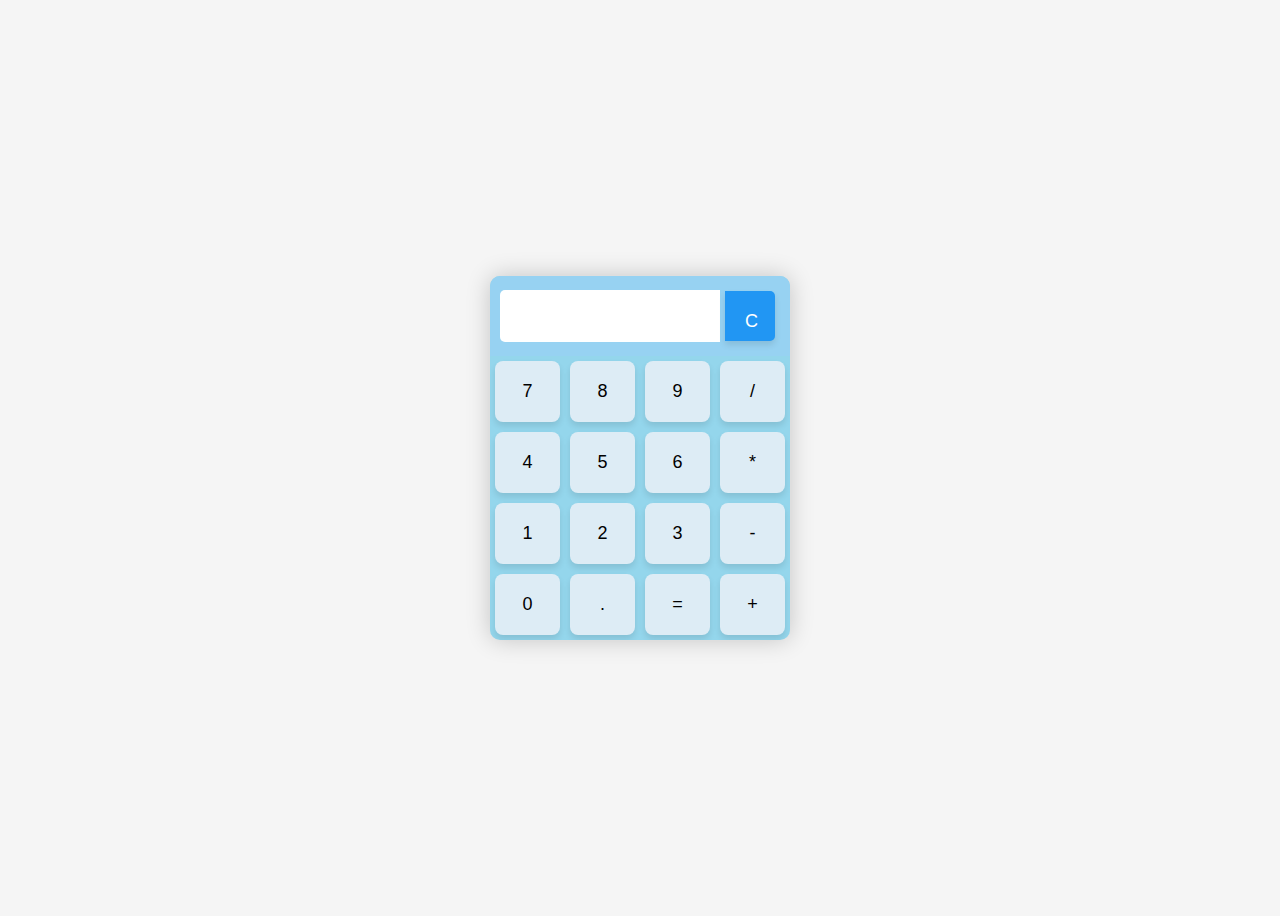
<file: calculator/cal.html>
<!DOCTYPE html>
<html lang="en">

<head>
    <meta charset="UTF-8">
    <meta name="viewport" content="width=device-width, initial-scale=1.0">
    <link rel="stylesheet" href="calFront.css">
    <title>Calculator</title>
</head>

<body>
    <div class="calculator">
        <div class="top-section">
            <input type="text" id="display" readonly>
            <button id="clear" onclick="
                navdisplay='';
                document.querySelector('#display').value=navdisplay;">C</button>
        </div>
        <div class="buttons">
            <button onclick="
                navdisplay=navdisplay+7;
                document.querySelector('#display').value=navdisplay;">7</button>
            <button onclick="
                navdisplay=navdisplay+8;
                document.querySelector('#display').value=navdisplay;">8</button>
            <button onclick="
                navdisplay=navdisplay+8;
                document.querySelector('#display').value=navdisplay;">9</button>
            <button onclick="
            navdisplay=navdisplay+'/';
            document.querySelector('#display').value=navdisplay;">/</button>
            <button onclick="
                navdisplay=navdisplay+4;
                document.querySelector('#display').value=navdisplay;">4</button>
            <button onclick="
                navdisplay=navdisplay+5;
                document.querySelector('#display').value=navdisplay;">5</button>
            <button onclick="
                navdisplay=navdisplay+6;
                document.querySelector('#display').value=navdisplay;">6</button>
            <button onclick="
                navdisplay=navdisplay+'*';
                document.querySelector('#display').value=navdisplay;">*</button>
            <button onclick="
                navdisplay=navdisplay+1;
                document.querySelector('#display').value=navdisplay;">1</button>
            <button onclick="
                navdisplay=navdisplay+2;
                document.querySelector('#display').value=navdisplay;">2</button>
            <button onclick="
            navdisplay=navdisplay+3;
            document.querySelector('#display').value=navdisplay;">3</button>
            <button onclick="
                navdisplay=navdisplay+'-';
                document.querySelector('#display').value=navdisplay;">-</button>
            <button onclick="
                navdisplay=navdisplay+0;
                document.querySelector('#display').value=navdisplay;">0</button>
            <button onclick="
                navdisplay=navdisplay+'.';
                document.querySelector('#display').value=navdisplay;">.</button>
            <button onclick="
                navdisplay=eval(navdisplay);
                document.querySelector('#display').value=navdisplay;">=</button>
            <button onclick="
                navdisplay=navdisplay+'+';
                document.querySelector('#display').value=navdisplay;">+</button>
        </div>
    </div>
    <script>
        var navdisplay = '';
        document.querySelector('#display').value = navdisplay;
    </script>
</body>

</html>
</file>
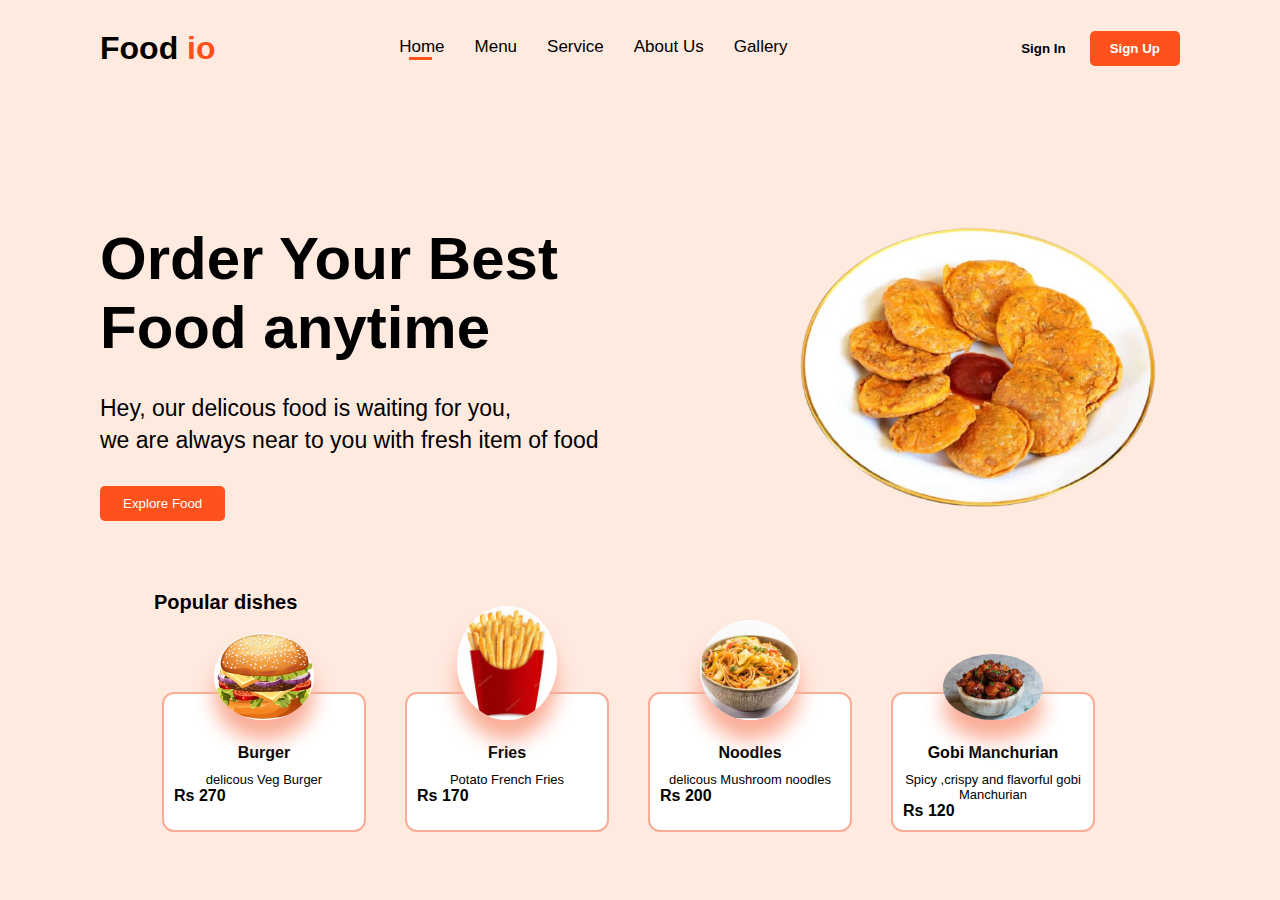
<file: landingpage/onlinefood.html>
<!DOCTYPE html>
<html lang="en">

<head>
    <meta charset="UTF-8">
    <meta name="viewport" content="width=device-width, initial-scale=1.0">
    <link rel="stylesheet" href="styles.css">
    <link rel="stylesheet" href="icons/icon.svg">
    <title>Foodie</title>
</head>

<body>
<section class="menu">
    <div class="nav">
        <div class="logo"><h1>Food <b>io</b></h1></div>
        <ul>
            <li><a class="active" href="#">Home</a></li>
            <li><a href="#">Menu</a></li>
            <li><a href="#">Service</a></li>
            <li><a href="#">About Us</a></li>
            <li><a href="#">Gallery</a></li>
        </ul>
        <div>
            <input class="signin" type="submit" value="Sign In" name="signin">
            <input class="signup" type="submit" value="Sign Up" name="signup">
        </div>
    </div>
</section>
<section class="grid">
    <div class="content">
        <div class="content-left">
            <div class="info">
                <h2>Order Your Best<br>Food anytime</h2>
                <p>Hey, our delicous food is waiting for you,<br>
                we are always near to you with fresh item of food</p>
            </div>
            <button>Explore Food</button>


        </div>
        <div class="content-right">
        <img src="images/img6-removebg-preview.png" alt="">
    </div>
    </div>
</section>
<section class="category">
    <div class="list-items">
    <h3>Popular dishes</h3>
    <div class="card-list">
    <div class="card">
        <img src="images/img2.avif" alt="">
        <div class="food-title">
            <h1>Burger</h1>
        </div>
        <div class="desc-food">
            <p>delicous Veg Burger </p>

        </div>
        <div class="price">
            <span>Rs 270</span><span><i class='bx bxs-plus-circle plus-icon'></i></span>
        </div>
        </div>
        <div class="card">
            <img src="images/img3.jpeg" alt="">
            <div class="food-title">
                <h1>Fries</h1>
            </div>
            <div class="desc-food">
                <p>Potato French Fries </p>
    
            </div>
            <div class="price">
                <span>Rs 170</span><span><i class='bx bxs-plus-circle plus-icon'></i></span>
            </div>
            </div>
            <div class="card">
                <img src="images/img4.jpeg" alt="">
                <div class="food-title">
                    <h1>Noodles</h1>
                </div>
                <div class="desc-food">
                    <p>delicous Mushroom noodles </p>
        
                </div>
                <div class="price">
                    <span>Rs 200</span><span><i class='bx bxs-plus-circle plus-icon'></i></span>
                </div>
                </div>
                <div class="card">
                    <img src="images/img5.jpeg" alt="">
                    <div class="food-title">
                        <h1>Gobi Manchurian</h1>
                    </div>
                    <div class="desc-food">
                        <p>Spicy ,crispy and flavorful gobi Manchurian</p>
            
                    </div>
                    <div class="price">
                        <span>Rs 120</span><span><i class='bx bxs-plus-circle plus-icon'></i></span>
                    </div>
                    </div>
    </div>
    </div>
</section>
</body>
</html>
</file>
<file: calculator/calFront.css>
body {
    font-family: 'Arial', sans-serif;
    display: flex;
    justify-content: center;
    align-items: center;
    height: 100vh;
    background-color: #f5f5f5;
}

.calculator {
    width: 300px;
    border-radius: 10px;
    box-shadow: 0px 0px 25px rgba(0,0,0,0.2);
    background-color: #94d6ec; /* Light Blue background color */
    overflow: hidden;
}

.top-section {
    display: flex;
    align-items: center;
    justify-content: space-between;
    background-color: #97d2f2;
    padding: 10px;
}

#display {
    flex: 1;
    font-size: 24px;
    width: 15px;
    height: 50px;
    border: none;
    text-align: right;
    background-color: white;
    border-radius: 5px 0 0 5px;
}

#clear {
    width: 50px;
    height: 50px;
    font-size: 18px;
    border: none;
    background-color: #2196F3; /* Blue color for the clear button */
    color: #fff;
    cursor: pointer;
    transition: background-color 0.2s;
    border-radius: 0 5px 5px 0;
}

#clear:hover {
    background-color: #1565C0; /* Darker blue on hover */
}

.buttons {
    display: grid;
    grid-template-columns: repeat(4, 1fr);
}

button {
    padding: 20px;
    font-size: 18px;
    border: none;
    background-color: #ddecf5;
    cursor: pointer;
    transition: background-color 0.2s;
    border-radius: 8px;
    margin: 5px;
    box-shadow: 0px 4px 6px rgba(0, 0, 0, 0.1);
}

button:hover {
    background-color: rgb(35, 175, 226)
}

button:focus {
    outline: none;
}
</file>
<file: landingpage/styles.css>
*,::after,::before{
    margin: 0;
    padding: 0;
    box-sizing: border-box;
}

body{
    margin: 0 100px;
    background-color: #ffeae0;
}
.nav{
    width: 100%;
    display: flex;
    justify-content:space-between;
    align-items: center;
    padding: 30px 0;
}
.nav .logo h1{
    font-weight: 600;
    font-family: sans-serif;
    color:#000000;

}
.nav .logo b{
    color:#ff511c;
}

.nav ul{
    display: flex;
    list-style: none;

} 
.nav ul li{
    margin-right: 30px;
}
.nav ul li a{
    text-decoration: none;
    color: #000000;
    font-weight: 500;
    font-family: sans-serif;
    font-size: 17px;
}

.nav ul .active::after{
    content: '';
    width: 50%;
    height: 3px;
    background-color: #ff511c;
    display: flex;
    position: relative;
    margin-left: 10px;
}
input{
    padding: 10px 20px;
    cursor: pointer;
    font-weight: 600;
}
.signin{
    background: transparent;
    border: none;

}
.signup{
    background-color: #ff511c;
    color: #ffffff;
    outline: none;
    border: none;
    border-radius: 5px;
}
.content{
    display: grid;
    grid-template-columns: 50% auto;
    gap:30px;
    margin-top: 120px;
    align-items: center;
    justify-content: space-between;
    width: 100%;
}
.content .content-left{
    display: block;
    width: 100%;
}
.content .content-left .info{
    max-width: 100%;
    display: flex;
    flex-direction: column;
}
.content .content-left .info h2{
    font-size: 60px;
    font-family: sans-serif;
    margin-bottom: 30px;

}   
.content .content-left .info p{
    font-size: 23px;
    line-height: 2pc;
    margin-bottom: 30px;
    font-family: sans-serif;
}
.content .content-left button{
    padding: 10px 23px;
    background-color: #ff511c;
    color: #ffffff;
    border-radius: 5px;
    border: none;
    cursor: pointer;
}
.content .content-right{
    display: block;
    width: 100%;

}
.content .content-right img{
    width: 400px;
    height: auto;
    position: relative;
    animation: rotate 10s linear infinite;
}
@keyframes rotate{
    0%{
        transform: rotate(0deg);

    }
    100%{
        transform: rotate(360deg);
    }
}
.category{
    width:100%;
    display: flex;
    margin-bottom: 50px;
    justify-content: center;
}
.category .list-items{
    width: 90%;
    position: relative;
    margin-top: 5cqi;

}
.category .list-items h3{
    font-size: 20px;
    font-weight: 600;
    font-family: sans-serif;
    margin-bottom: 70px;
}
.category .list-items .card-list{
    display: grid;
    grid-template-columns: repeat(4, 1fr);

}
.category .card-list .card{
    width: 200px;
    height: auto;
    display: block;
    padding: 10px;
    outline: 2px solid #faad96;
    border-radius:10px;
    position: relative;
    background: #ffffff;
    margin: 10px;

}
.category .card-list .card img{
    width: 100px;
    height: auto;
    object-fit: cover;
    object-position: center;
    background-repeat: no-repeat;
    position: absolute;
    box-shadow: 0 20px 20px #faad96;
    border-radius: 50%;
    bottom: 110px;
    left:50px;

}
.category .card-list .card  .food-title{
    padding: 40px 0 10px;
}
.category .card-list .card .food-title h1{
    text-align: center;
    font-weight: bold;
    font-size: 16px;
    font-family: sans-serif;
}
.category .card-list .card .desc-food p{
    font-size: 13px;
    text-align: center;
    font-family: sans-serif;


}
.category .card .price{
    display: flex;
    align-items: center;
    justify-content: space-between;

}
.category .card .price span{
    font-weight: 600;
    font-family: sans-serif;
    text-align: center;
}
.category .card .price span .plus-icon{
    color: #ff511c;
    font-size: 20px;
    cursor: pointer;
}
::webkit.scrollbar{
    width: 10px;
}
::-webkit-scrollbar-thumb{
    border-radius: 20px;
    background-color: #ff511c;
}
</file>
